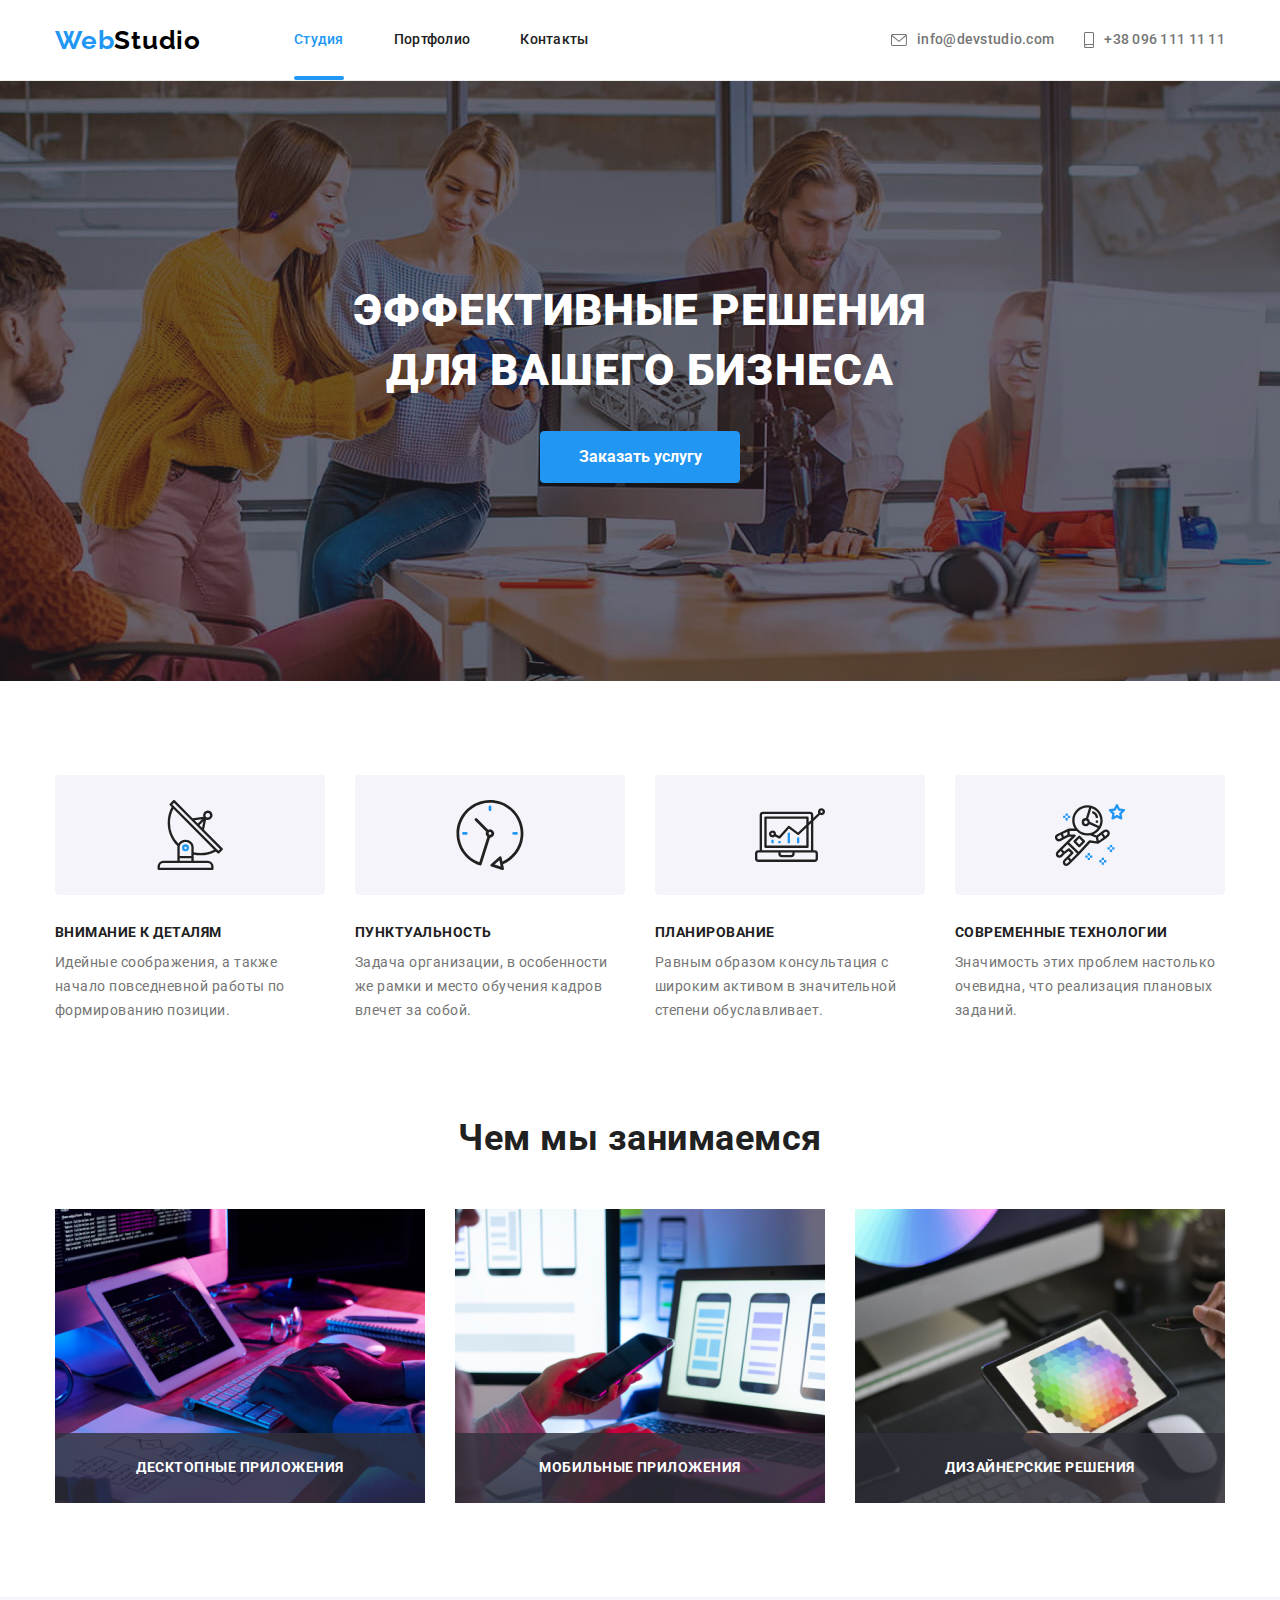
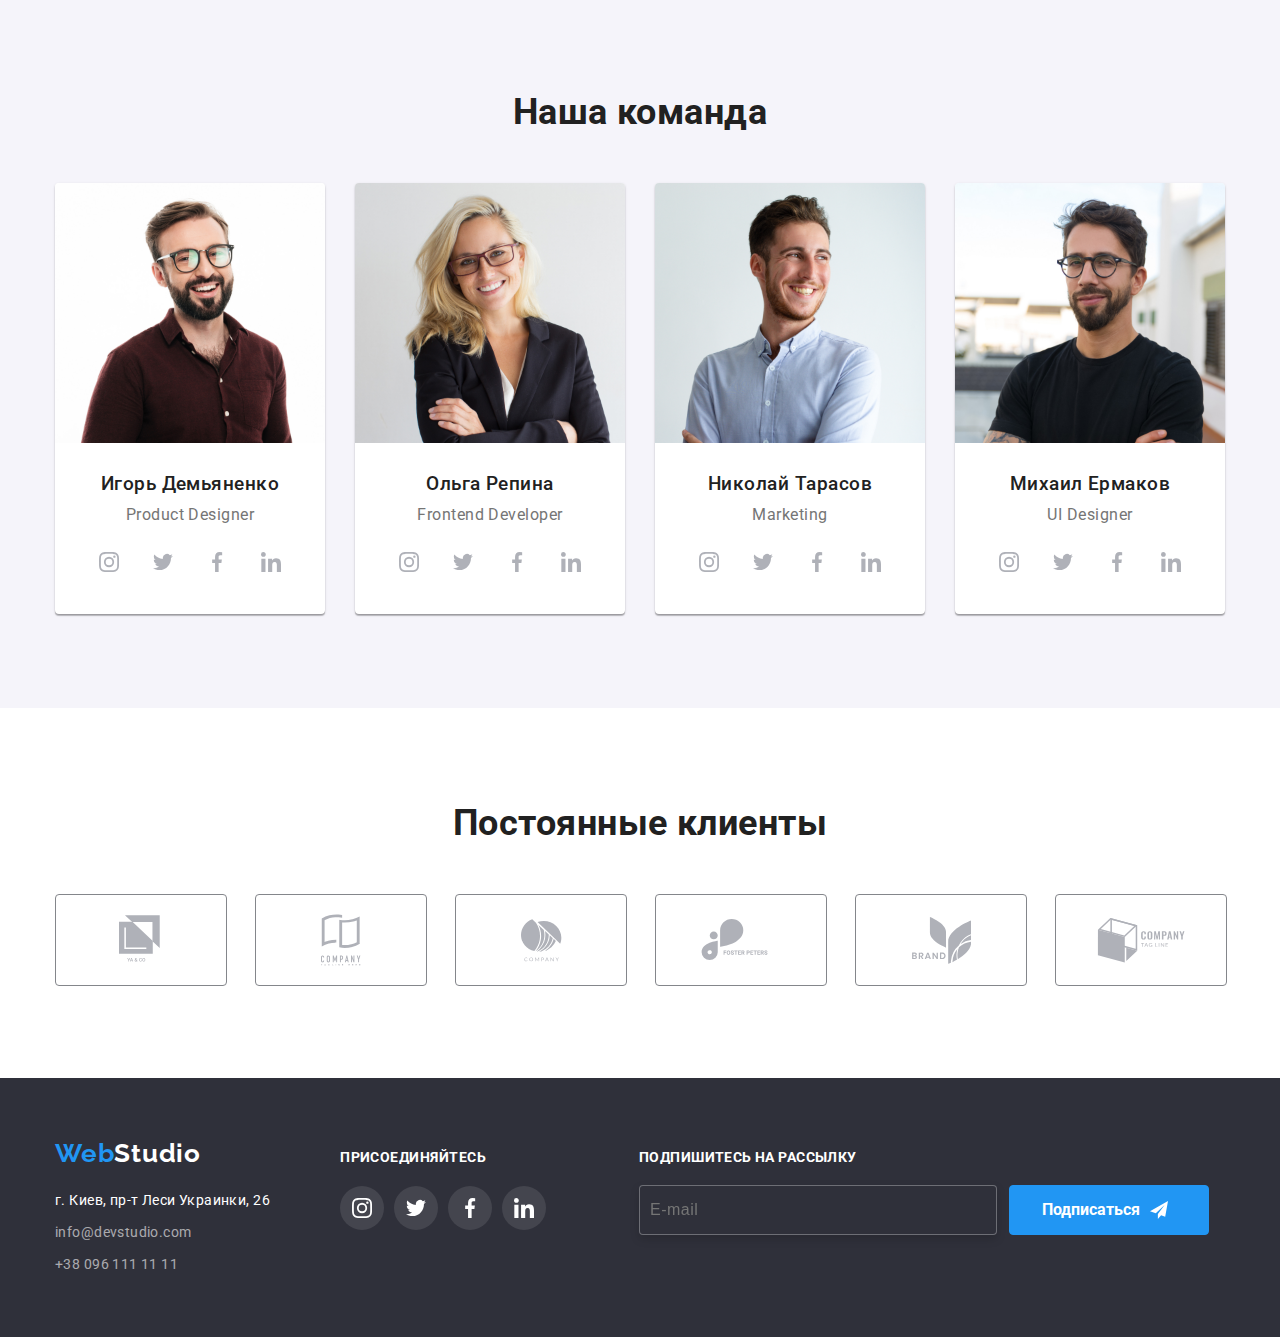
<file: index.html>
<!DOCTYPE html>
<html lang="ru">
  <head>
    <meta charset="UTF-8" />
    <meta name="viewport" content="width=device-width, initial-scale=1.0" />
    <title>WebStudio</title>
    <link rel="preconnect" href="https://fonts.gstatic.com" />
    <link
      href="https://fonts.googleapis.com/css2?family=Raleway:wght@700&family=Roboto:wght@400;500;700;900&display=swap"
      rel="stylesheet"
    />
    <link rel="stylesheet" href="./css/main.min.css" />
  </head>
  <body class="page">
    <!--Шапка сайта-->
    <header class="page-header">
      <div class="container navigation-wrapper">
        <a class="logo-link" href="./index.html"
          ><span class="logo-blue">Web</span>Studio</a
        >
        <button
          type="button"
          class="menu-button"
          aria-expanded="false"
          data-menu-button
        >
          <svg
            class="icon-nav"
            width="40"
            height="40"
            aria-label="переключатель мобильного меню"
          >
            <use
              class="icon-menu"
              href="./images/icon/symbol-defs3.svg#icon-menu-hader"
            ></use>
          </svg>
        </button>

        <!-- мобильное меню -->

        <div class="mobile-menu" data-menu>
          <button
            type="button"
            class="menu-button"
            aria-expanded="true"
            data-menu-close
          >
            <svg
              class="icon-nav"
              width="38"
              height="38"
              aria-label="закрыть мобильное меню"
            >
              <use
                class="icon-cross"
                href="./images/icon/symbol-defs3.svg#icon-close"
              ></use>
            </svg>
          </button>
          <nav class="mobile-nav">
            <ul class="mobile-links">
              <li>
                <a href="./index.html" class="mobile-link current">Студия</a>
              </li>
              <li>
                <a href="./portfolio.html" class="mobile-link">Портфолио</a>
              </li>
              <li><a href="" class="mobile-link">Контакты</a></li>
            </ul>
            <div class="mobile-menu-bottom">
              <a class="mobile-phone" href="tel:+380961111111"
                >+38 096 111 11 11</a
              >
              <a class="mobile-mail" href="mailto:info@devstudio.com"
                >info@devstudio.com</a
              >
              <ul class="mobile-socials">
                <li class="mobile-socials-link">
                  <a href="">Instagram</a>
                </li>
                <li class="mobile-socials-link">
                  <a href="">Twitter</a>
                </li>
                <li class="mobile-socials-link">
                  <a href="">Facebook</a>
                </li>
                <li class="mobile-socials-link">
                  <a href="">LinkedIn</a>
                </li>
              </ul>
            </div>
          </nav>
        </div>
        <div class="menu-container">
          <nav class="main-navigation">
            <ul class="nav">
              <li><a href="./index.html" class="link current">Студия</a></li>
              <li><a href="./portfolio.html" class="link">Портфолио</a></li>
              <li><a href="" class="link">Контакты</a></li>
            </ul>
          </nav>
          <ul class="nav nav-contacts">
            <li class="right">
              <a class="contact" href="mailto:info@devstudio.com">
                <svg class="icon-contact" width="16" height="12">
                  <use href="./images/icon/symbol-defs.svg#icon-mail"></use>
                </svg>
                info@devstudio.com
              </a>
            </li>
            <li class="right">
              <a class="contact" href="tel:+380961111111">
                <svg class="icon-contact" width="10" height="16">
                  <use
                    href="./images/icon/symbol-defs.svg#icon-smartphone"
                  ></use>
                </svg>
                +38 096 111 11 11
              </a>
            </li>
          </ul>
        </div>
      </div>
    </header>

    <main>
      <!--Герой-->
      <section class="hero">
        <h1 class="hero-title">Эффективные решения<br />для вашего бизнеса</h1>
        <button data-modal-open class="button">Заказать услугу</button>
      </section>

      <!--Преимущества-->
      <section class="section padding-zero">
        <div class="container">
          <h2 class="section-title visually-hidden">Наши преимущества</h2>
          <ul class="benefits">
            <li class="benefits-item">
              <div class="benefits-icon">
                <svg width="70" height="70">
                  <use
                    href="./images/icon/symbol-defs.svg#icon-attention"
                  ></use>
                </svg>
              </div>
              <h3 class="benefits-title">Внимание к деталям</h3>
              <p class="benefits-description">
                Идейные соображения, а также начало повседневной работы по
                формированию позиции.
              </p>
            </li>

            <li class="benefits-item">
              <div class="benefits-icon">
                <svg width="70" height="70">
                  <use href="./images/icon/symbol-defs.svg#icon-clock"></use>
                </svg>
              </div>
              <h3 class="benefits-title">Пунктуальность</h3>
              <p class="benefits-description">
                Задача организации, в особенности же рамки и место обучения
                кадров влечет за собой.
              </p>
            </li>

            <li class="benefits-item">
              <div class="benefits-icon">
                <svg width="70" height="70">
                  <use href="./images/icon/symbol-defs.svg#icon-diagram"></use>
                </svg>
              </div>
              <h3 class="benefits-title">Планирование</h3>
              <p class="benefits-description">
                Равным образом консультация с широким активом в значительной
                степени обуславливает.
              </p>
            </li>

            <li class="benefits-item">
              <div class="benefits-icon">
                <svg width="70" height="70">
                  <use
                    href="./images/icon/symbol-defs.svg#icon-astronaut"
                  ></use>
                </svg>
              </div>
              <h3 class="benefits-title">Современные технологии</h3>
              <p class="benefits-description">
                Значимость этих проблем настолько очевидна, что реализация
                плановых заданий.
              </p>
            </li>
          </ul>
        </div>
      </section>

      <!--Чем занимаемся-->
      <section class="section mobile-hidden">
        <div class="container">
          <h2 class="section-title">Чем мы занимаемся</h2>
          <ul class="work-types">
            <li class="work-type">
              <img src="./images/pc.jpg" alt="компьютер" width="370" />
              <p class="lable">Десктопные приложения</p>
            </li>
            <li class="work-type">
              <img src="./images/phone.jpg" alt="телефон" width="370" />
              <p class="lable">Мобильные приложения</p>
            </li>
            <li class="work-type">
              <img src="./images/tablet.jpg" alt="планшет" width="370" />
              <p class="lable">Дизайнерские решения</p>
            </li>
          </ul>
        </div>
      </section>

      <!--Команда-->
      <section class="section team-section">
        <div class="container">
          <h2 class="section-title">Наша команда</h2>
          <ul class="persons">
            <li class="person-card">
              <img
                src="./images/ihor_demyanenko.jpg"
                alt="Фото Игоря Демьяненко"
                width="270"
              />
              <h3 class="person-name">Игорь Демьяненко</h3>
              <p class="person-position">Product Designer</p>

              <ul class="list-social">
                <li>
                  <a class="link-social" href="">
                    <svg class="icon-social">
                      <use
                        href="./images/icon/symbol-defs.svg#icon-instagram"
                      ></use>
                    </svg>
                  </a>
                </li>
                <li>
                  <a class="link-social" href="">
                    <svg class="icon-social">
                      <use
                        href="./images/icon/symbol-defs.svg#icon-twitter"
                      ></use>
                    </svg>
                  </a>
                </li>
                <li>
                  <a class="link-social" href="">
                    <svg class="icon-social">
                      <use
                        href="./images/icon/symbol-defs.svg#icon-facebook"
                      ></use>
                    </svg>
                  </a>
                </li>
                <li>
                  <a class="link-social" href="">
                    <svg class="icon-social">
                      <use
                        href="./images/icon/symbol-defs.svg#icon-linkedin"
                      ></use>
                    </svg>
                  </a>
                </li>
              </ul>
            </li>
            <li class="person-card">
              <img
                src="./images/olha_repina.jpg"
                alt="Фото Ольги Репиной"
                width="270"
              />
              <h3 class="person-name">Ольга Репина</h3>
              <p class="person-position">Frontend Developer</p>
              <ul class="list-social">
                <li>
                  <a class="link-social" href="">
                    <svg class="icon-social">
                      <use
                        href="./images/icon/symbol-defs.svg#icon-instagram"
                      ></use>
                    </svg>
                  </a>
                </li>
                <li>
                  <a class="link-social" href="">
                    <svg class="icon-social">
                      <use
                        href="./images/icon/symbol-defs.svg#icon-twitter"
                      ></use>
                    </svg>
                  </a>
                </li>
                <li>
                  <a class="link-social" href="">
                    <svg class="icon-social">
                      <use
                        href="./images/icon/symbol-defs.svg#icon-facebook"
                      ></use>
                    </svg>
                  </a>
                </li>
                <li>
                  <a class="link-social" href="">
                    <svg class="icon-social">
                      <use
                        href="./images/icon/symbol-defs.svg#icon-linkedin"
                      ></use>
                    </svg>
                  </a>
                </li>
              </ul>
            </li>
            <li class="person-card">
              <img
                src="./images/nic_tarasov.jpg"
                alt="Фото Николая Тарасова"
                width="270"
              />
              <h3 class="person-name">Николай Тарасов</h3>
              <p class="person-position">Marketing</p>
              <ul class="list-social">
                <li>
                  <a class="link-social" href="">
                    <svg class="icon-social">
                      <use
                        href="./images/icon/symbol-defs.svg#icon-instagram"
                      ></use>
                    </svg>
                  </a>
                </li>
                <li>
                  <a class="link-social" href="">
                    <svg class="icon-social">
                      <use
                        href="./images/icon/symbol-defs.svg#icon-twitter"
                      ></use>
                    </svg>
                  </a>
                </li>
                <li>
                  <a class="link-social" href="">
                    <svg class="icon-social">
                      <use
                        href="./images/icon/symbol-defs.svg#icon-facebook"
                      ></use>
                    </svg>
                  </a>
                </li>
                <li>
                  <a class="link-social" href="">
                    <svg class="icon-social">
                      <use
                        href="./images/icon/symbol-defs.svg#icon-linkedin"
                      ></use>
                    </svg>
                  </a>
                </li>
              </ul>
            </li>
            <li class="person-card">
              <img
                src="./images/michail_yarmakov.jpg"
                alt="Фото Михаила Ярмакова"
                width="270"
              />
              <h3 class="person-name">Михаил Ермаков</h3>
              <p class="person-position">UI Designer</p>
              <ul class="list-social">
                <li>
                  <a class="link-social" href="">
                    <svg class="icon-social">
                      <use
                        href="./images/icon/symbol-defs.svg#icon-instagram"
                      ></use>
                    </svg>
                  </a>
                </li>
                <li>
                  <a class="link-social" href="">
                    <svg class="icon-social">
                      <use
                        href="./images/icon/symbol-defs.svg#icon-twitter"
                      ></use>
                    </svg>
                  </a>
                </li>
                <li>
                  <a class="link-social" href="">
                    <svg class="icon-social">
                      <use
                        href="./images/icon/symbol-defs.svg#icon-facebook"
                      ></use>
                    </svg>
                  </a>
                </li>
                <li>
                  <a class="link-social" href="">
                    <svg class="icon-social">
                      <use
                        href="./images/icon/symbol-defs.svg#icon-linkedin"
                      ></use>
                    </svg>
                  </a>
                </li>
              </ul>
            </li>
          </ul>
        </div>

        <!--Клиенты-->
      </section>
      <section class="section">
        <div class="container">
          <h2 class="section-title">Постоянные клиенты</h2>
          <ul class="client-list">
            <li class="client-link">
              <a class="link-clients" href="">
                <svg class="icon-clients" width="45" height="50">
                  <use href="./images/icon/symbol-defs.svg#icon-logo1"></use>
                </svg>
              </a>
            </li>
            <li class="client-link">
              <a class="link-clients" href="">
                <svg class="icon-clients" width="40" height="52">
                  <use href="./images/icon/symbol-defs.svg#icon-logo2"></use>
                </svg>
              </a>
            </li>
            <li class="client-link">
              <a class="link-clients" href="">
                <svg class="icon-clients" width="41" height="43">
                  <use href="./images/icon/symbol-defs.svg#icon-logo3"></use>
                </svg>
              </a>
            </li>
            <li class="client-link">
              <a class="link-clients" href="">
                <svg class="icon-clients" width="80" height="42">
                  <use href="./images/icon/symbol-defs.svg#icon-logo4"></use>
                </svg>
              </a>
            </li>
            <li class="client-link">
              <a class="link-clients" href="">
                <svg class="icon-clients" width="59" height="47">
                  <use href="./images/icon/symbol-defs.svg#icon-logo5"></use>
                </svg>
              </a>
            </li>
            <li class="client-link">
              <a class="link-clients" href="">
                <svg class="icon-clients" width="89" height="45">
                  <use href="./images/icon/symbol-defs.svg#icon-logo-6"></use>
                </svg>
              </a>
            </li>
          </ul>
        </div>
      </section>
    </main>

    <!--Футер-->
    <footer class="footer">
      <div class="container flex-footer">
        <div class="social-wrapper">
          <div>
            <a class="logo-link white" href="./index.html"
              ><span class="logo-blue">Web</span>Studio
            </a>
            <address class="footer-contacts">
              <ul class="footer-contacts-list">
                <li class="contacts-address">
                  г. Киев, пр-т Леси Украинки, 26
                </li>
                <li>
                  <a class="contacts-link" href="mailto:info@devstudio.com"
                    >info@devstudio.com
                  </a>
                </li>
                <li>
                  <a class="contacts-link" href="tel:+380961111111"
                    >+38 096 111 11 11
                  </a>
                </li>
              </ul>
            </address>
          </div>
          <div class="footer-socials">
            <p class="join">присоединяйтесь</p>
            <ul class="list-social">
              <li>
                <a class="link-social inverse" href="">
                  <svg class="icon-social">
                    <use
                      href="./images/icon/symbol-defs.svg#icon-instagram"
                    ></use>
                  </svg>
                </a>
              </li>
              <li>
                <a class="link-social inverse" href="">
                  <svg class="icon-social">
                    <use
                      href="./images/icon/symbol-defs.svg#icon-twitter"
                    ></use>
                  </svg>
                </a>
              </li>
              <li>
                <a class="link-social inverse" href="">
                  <svg class="icon-social">
                    <use
                      href="./images/icon/symbol-defs.svg#icon-facebook"
                    ></use>
                  </svg>
                </a>
              </li>
              <li>
                <a class="link-social inverse" href="">
                  <svg class="icon-social">
                    <use
                      href="./images/icon/symbol-defs.svg#icon-linkedin"
                    ></use>
                  </svg>
                </a>
              </li>
            </ul>
          </div>
        </div>
        <form class="subscription-form">
          <label class="subscription-lable">
            Подпишитесь на рассылку
            <input
              class="subscription-input"
              type="email"
              name="email"
              placeholder="E-mail"
            />
          </label>
          <button class="button display-flex" type="submit">
            Подписаться
            <svg class="subscription-icon" width="18" height="18">
              <use href="./images/icon/symbol-defs2.svg#icon-icon-send"></use>
            </svg>
          </button>
        </form>
      </div>
    </footer>

    <!---модальное окно-->
    <div data-modal class="backdrop is-hidden">
      <div class="modal">
        <button data-modal-close class="modal-button">
          <svg class="icon-closeblack" width="18" height="18">
            <use href="./images/icon/symbol-defs.svg#icon-closeblack"></use>
          </svg>
        </button>

        <p class="modal-tittle">Оставьте свои данные, мы вам перезвоним</p>
        <form class="form">
          <label class="form-lable">
            Имя
            <input
              class="form-input"
              type="text"
              name="name"
              autofocus="true"
            />
            <svg class="form-svg" width="18" height="18">
              <use href="./images/icon/symbol-defs2.svg#icon-person"></use>
            </svg>
          </label>

          <label class="form-lable">
            Телефон
            <input class="form-input" type="tel" name="phone_numbe" />
            <svg class="form-svg" width="18" height="18">
              <use href="./images/icon/symbol-defs2.svg#icon-phone"></use>
            </svg>
          </label>

          <label class="form-lable">
            Email
            <input class="form-input" type="email" name="email" />
            <svg class="form-svg" width="18" height="18">
              <use href="./images/icon/symbol-defs2.svg#icon-email-black"></use>
            </svg>
          </label>

          <label class="form-lable">
            Комментарий
            <textarea
              class="form-textarea"
              name="feedback"
              rows="5"
              placeholder="Введите текст"
            ></textarea>
          </label>

          <label class="checkbox-lable">
            <input class="checkbox-input" type="checkbox" name="" />
            <span class="checkbox-icon"></span>
            Соглашаюсь с рассылкой и принимаю
            <a class="checkbox-link" href="">Условия договора</a>
          </label>

          <div class="form-button">
            <button class="button" type="submit">Отправить</button>
          </div>
        </form>
      </div>
    </div>
    <script src="./js/menu.js"></script>
    <script src="./js/modal.js"></script>
  </body>
</html>
</file>
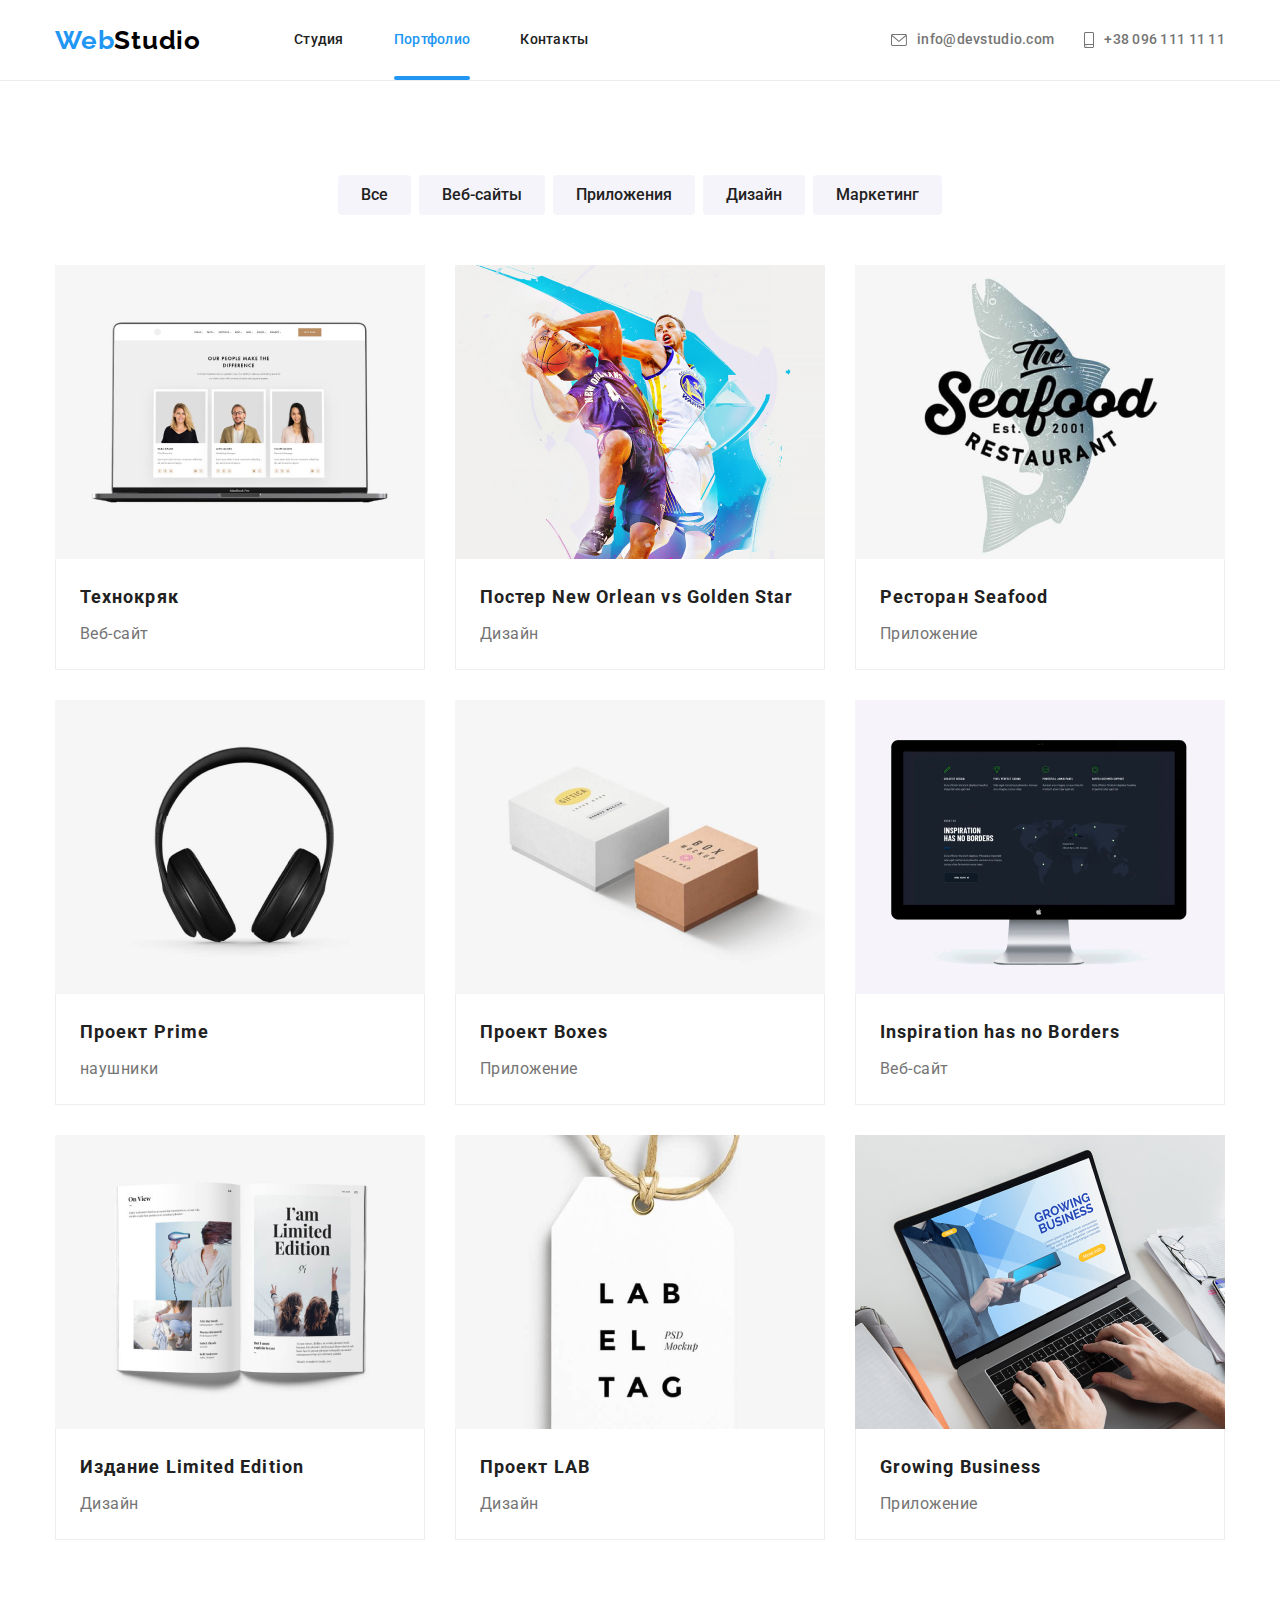
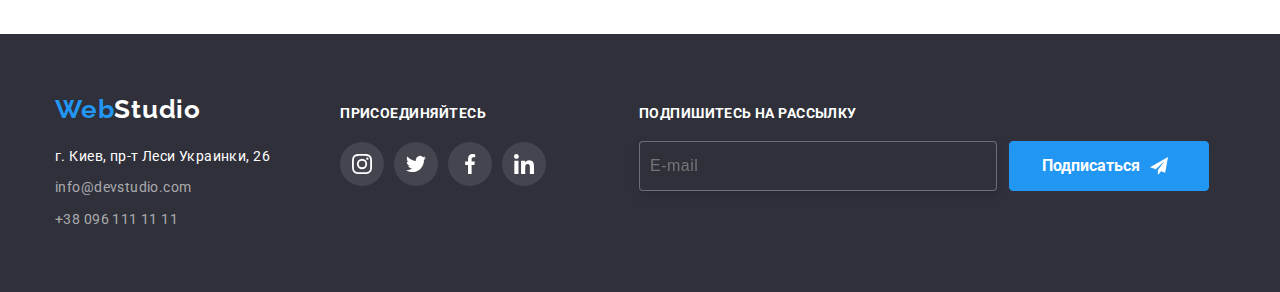
<file: portfolio.html>
<!DOCTYPE html>
<html lang="ru">
  <head>
    <meta charset="UTF-8" />
    <meta name="viewport" content="width=device-width, initial-scale=1.0" />
    <title>WebStudio</title>
    <link rel="preconnect" href="https://fonts.gstatic.com" />
    <link
      href="https://fonts.googleapis.com/css2?family=Raleway:wght@700&family=Roboto:wght@400;500;700;900&display=swap"
      rel="stylesheet"
    />
    <link rel="stylesheet" href="./css/main.min.css" />
  </head>
  <body>
    <!--Шапка сайта-->

    <header class="page-header">
      <div class="container navigation-wrapper">
        <a class="logo-link" href="./index.html"
          ><span class="logo-blue">Web</span>Studio</a
        >
        <button
          type="button"
          class="menu-button"
          aria-expanded="false"
          data-menu-button
        >
          <svg
            class="icon-nav"
            width="40"
            height="40"
            aria-label="переключатель мобильного меню"
          >
            <use
              class="icon-menu"
              href="./images/icon/symbol-defs3.svg#icon-menu-hader"
            ></use>
          </svg>
        </button>

        <!-- мобильное меню -->

        <div class="mobile-menu" data-menu>
          <button
            type="button"
            class="menu-button"
            aria-expanded="true"
            data-menu-close
          >
            <svg
              class="icon-nav"
              width="38"
              height="38"
              aria-label="закрыть мобильное меню"
            >
              <use
                class="icon-cross"
                href="./images/icon/symbol-defs3.svg#icon-close"
              ></use>
            </svg>
          </button>
          <nav class="mobile-nav">
            <ul class="mobile-links">
              <li>
                <a href="./index.html" class="mobile-link">Студия</a>
              </li>
              <li>
                <a href="./portfolio.html" class="mobile-link current"
                  >Портфолио</a
                >
              </li>
              <li><a href="" class="mobile-link">Контакты</a></li>
            </ul>
            <div class="mobile-menu-bottom">
              <a class="mobile-phone" href="tel:+380961111111"
                >+38 096 111 11 11</a
              >
              <a class="mobile-mail" href="mailto:info@devstudio.com"
                >info@devstudio.com</a
              >
              <ul class="mobile-socials">
                <li class="mobile-socials-link">
                  <a href="">Instagram</a>
                </li>
                <li class="mobile-socials-link">
                  <a href="">Twitter</a>
                </li>
                <li class="mobile-socials-link">
                  <a href="">Facebook</a>
                </li>
                <li class="mobile-socials-link">
                  <a href="">LinkedIn</a>
                </li>
              </ul>
            </div>
          </nav>
        </div>

        <div class="menu-container">
          <nav class="main-navigation">
            <ul class="nav">
              <li><a href="./index.html" class="link">Студия</a></li>
              <li>
                <a href="./portfolio.html" class="link current">Портфолио</a>
              </li>
              <li><a href="" class="link">Контакты</a></li>
            </ul>
          </nav>
          <ul class="nav nav-contacts">
            <li class="right">
              <a class="contact" href="mailto:info@devstudio.com">
                <svg class="icon-contact" width="16" height="12">
                  <use href="./images/icon/symbol-defs.svg#icon-mail"></use>
                </svg>
                info@devstudio.com
              </a>
            </li>
            <li class="right">
              <a class="contact" href="tel:+380961111111">
                <svg class="icon-contact" width="10" height="16">
                  <use
                    href="./images/icon/symbol-defs.svg#icon-smartphone"
                  ></use>
                </svg>
                +38 096 111 11 11
              </a>
            </li>
          </ul>
        </div>
      </div>
    </header>

    <main>
      <section class="project-portfolio">
        <div class="container">
          <h1 class="project-title visually-hidden">Наши работы</h1>
          <ul class="filters">
            <li class="filters-type">
              <button class="filter-button" type="button">Все</button>
            </li>
            <li class="filters-type">
              <button class="filter-button" type="button">Веб-сайты</button>
            </li>
            <li class="filters-type">
              <button class="filter-button" type="button">Приложения</button>
            </li>
            <li class="filters-type">
              <button class="filter-button" type="button">Дизайн</button>
            </li>
            <li class="filters-type">
              <button class="filter-button" type="button">Маркетинг</button>
            </li>
          </ul>
          <ul class="project-list">
            <li class="project-item">
              <a class="project-card" href="">
                <div class="project-box">
                  <img src="./images/laptop.jpg" alt="Ноутбук" width="370" />
                  <p class="overlay">
                    Технокряк это современная площадка распространения
                    коронавируса. Компании используют эту платформу для
                    цифрового шпионажа и атак на защищённые сервера конкурентов.
                  </p>
                </div>
                <div class="project-text">
                  <h2 class="project-name">Технокряк</h2>
                  <p class="project-type">Веб-сайт</p>
                </div>
              </a>
            </li>
            <li class="project-item">
              <a class="project-card" href="">
                <div class="project-box">
                  <img
                    src="./images/poster_baseball_player.jpg"
                    alt="Постер с бейсболистами"
                    width="370"
                  />
                  <p class="overlay">
                    Технокряк это современная площадка распространения
                    коронавируса. Компании используют эту платформу для
                    цифрового шпионажа и атак на защищённые сервера конкурентов.
                  </p>
                </div>
                <div class="project-text">
                  <h2 class="project-name">Постер New Orlean vs Golden Star</h2>
                  <p class="project-type">Дизайн</p>
                </div>
              </a>
            </li>
            <li class="project-item">
              <a class="project-card" href="">
                <div class="project-box">
                  <img
                    src="./images/logo_restaurant.jpg"
                    alt="Логотип ресторана"
                    width="370"
                  />
                  <p class="overlay">
                    Технокряк это современная площадка распространения
                    коронавируса. Компании используют эту платформу для
                    цифрового шпионажа и атак на защищённые сервера конкурентов.
                  </p>
                </div>
                <div class="project-text">
                  <h2 class="project-name">Ресторан Seafood</h2>
                  <p class="project-type">Приложение</p>
                </div>
              </a>
            </li>
            <li class="project-item">
              <a class="project-card" href="">
                <div class="project-box">
                  <img
                    src="./images/headphones.jpg"
                    alt="Наушники"
                    width="370"
                  />
                  <p class="overlay">
                    Технокряк это современная площадка распространения
                    коронавируса. Компании используют эту платформу для
                    цифрового шпионажа и атак на защищённые сервера конкурентов.
                  </p>
                </div>
                <div class="project-text">
                  <h2 class="project-name">Проект Prime</h2>
                  <p class="project-type">наушники</p>
                </div>
              </a>
            </li>
            <li class="project-item">
              <a class="project-card" href="">
                <div class="project-box">
                  <img src="./images/boxes.jpg" alt="Коробки" width="370" />
                  <p class="overlay">
                    Технокряк это современная площадка распространения
                    коронавируса. Компании используют эту платформу для
                    цифрового шпионажа и атак на защищённые сервера конкурентов.
                  </p>
                </div>
                <div class="project-text">
                  <h2 class="project-name">Проект Boxes</h2>
                  <p class="project-type">Приложение</p>
                </div>
              </a>
            </li>
            <li class="project-item">
              <a class="project-card" href="">
                <div class="project-box">
                  <img
                    src="./images/website.jpg"
                    alt="Страница сайта"
                    width="370"
                  />
                  <p class="overlay">
                    Технокряк это современная площадка распространения
                    коронавируса. Компании используют эту платформу для
                    цифрового шпионажа и атак на защищённые сервера конкурентов.
                  </p>
                </div>
                <div class="project-text">
                  <h2 class="project-name">Inspiration has no Borders</h2>
                  <p class="project-type">Веб-сайт</p>
                </div>
              </a>
            </li>
            <li class="project-item">
              <a class="project-card" href="">
                <div class="project-box">
                  <img
                    src="./images/magazines.jpg"
                    alt="Разворот журнала"
                    width="370"
                  />
                  <p class="overlay">
                    Технокряк это современная площадка распространения
                    коронавируса. Компании используют эту платформу для
                    цифрового шпионажа и атак на защищённые сервера конкурентов.
                  </p>
                </div>
                <div class="project-text">
                  <h2 class="project-name">Издание Limited Edition</h2>
                  <p class="project-type">Дизайн</p>
                </div>
              </a>
            </li>
            <li class="project-item">
              <a class="project-card" href="">
                <div class="project-box">
                  <img src="./images/label_tag.jpg" alt="Ярлык" width="370" />
                  <p class="overlay">
                    Технокряк это современная площадка распространения
                    коронавируса. Компании используют эту платформу для
                    цифрового шпионажа и атак на защищённые сервера конкурентов.
                  </p>
                </div>
                <div class="project-text">
                  <h2 class="project-name">Проект LAB</h2>
                  <p class="project-type">Дизайн</p>
                </div>
              </a>
            </li>
            <li class="project-item">
              <a class="project-card" href="">
                <div class="project-box">
                  <img
                    src="./images/typing_on_laptop.jpg"
                    alt="Работа за компьютером"
                    width="370"
                  />
                  <p class="overlay">
                    Технокряк это современная площадка распространения
                    коронавируса. Компании используют эту платформу для
                    цифрового шпионажа и атак на защищённые сервера конкурентов.
                  </p>
                </div>
                <div class="project-text">
                  <h2 class="project-name">Growing Business</h2>
                  <p class="project-type">Приложение</p>
                </div>
              </a>
            </li>
          </ul>
        </div>
      </section>
    </main>

    <!--Футер-->
    <footer class="footer">
      <div class="container flex-footer">
        <div class="social-wrapper">
          <div>
            <a class="logo-link white" href="./index.html"
              ><span class="logo-blue">Web</span>Studio
            </a>
            <address class="footer-contacts">
              <ul class="footer-contacts-list">
                <li class="contacts-address">
                  г. Киев, пр-т Леси Украинки, 26
                </li>
                <li>
                  <a class="contacts-link" href="mailto:info@devstudio.com"
                    >info@devstudio.com
                  </a>
                </li>
                <li>
                  <a class="contacts-link" href="tel:+380961111111"
                    >+38 096 111 11 11
                  </a>
                </li>
              </ul>
            </address>
          </div>
          <div class="footer-socials">
            <p class="join">присоединяйтесь</p>
            <ul class="list-social">
              <li>
                <a class="link-social inverse" href="">
                  <svg class="icon-social">
                    <use
                      href="./images/icon/symbol-defs.svg#icon-instagram"
                    ></use>
                  </svg>
                </a>
              </li>
              <li>
                <a class="link-social inverse" href="">
                  <svg class="icon-social">
                    <use
                      href="./images/icon/symbol-defs.svg#icon-twitter"
                    ></use>
                  </svg>
                </a>
              </li>
              <li>
                <a class="link-social inverse" href="">
                  <svg class="icon-social">
                    <use
                      href="./images/icon/symbol-defs.svg#icon-facebook"
                    ></use>
                  </svg>
                </a>
              </li>
              <li>
                <a class="link-social inverse" href="">
                  <svg class="icon-social">
                    <use
                      href="./images/icon/symbol-defs.svg#icon-linkedin"
                    ></use>
                  </svg>
                </a>
              </li>
            </ul>
          </div>
        </div>
        <form class="subscription-form">
          <label class="subscription-lable">
            Подпишитесь на рассылку
            <input
              class="subscription-input"
              type="email"
              name="email"
              placeholder="E-mail"
            />
          </label>
          <button class="button display-flex" type="submit">
            Подписаться
            <svg class="subscription-icon" width="18" height="18">
              <use href="./images/icon/symbol-defs2.svg#icon-icon-send"></use>
            </svg>
          </button>
        </form>
      </div>
    </footer>

    <script src="./js/menu.js"></script>
  </body>
</html>
</file>
<file: css/main.min.css>
body{background-color:#fff;color:#757575;font-family:Roboto,sans-serif;letter-spacing:0.03em;margin:0px}ul{list-style:none}.container{-webkit-box-sizing:border-box;box-sizing:border-box;margin-left:auto;margin-right:auto;padding-left:15px;padding-right:15px}@media screen and (min-width: 480px){.container{width:480px}}@media screen and (min-width: 768px){.container{width:768px}}@media screen and (min-width: 1200px){.container{width:1200px}}.section{padding-top:60px;padding-bottom:60px}@media screen and (min-width: 1200px){.section{padding-top:94px;padding-bottom:94px}}.section .section-title{margin-top:0px;margin-bottom:30px;color:#212121;font-weight:700;font-size:28px;line-height:1.17;text-align:center}@media screen and (min-width: 1200px){.section .section-title{margin-bottom:50px;font-size:36px;line-height:1.17}}.visually-hidden{position:absolute;clip:rect(0 0 0 0);width:1px;height:1px;margin:-1px}.display-flex{display:-webkit-box;display:-ms-flexbox;display:flex;-webkit-box-align:center;-ms-flex-align:center;align-items:center}@media screen and (min-width: 1200px){.padding-zero{padding-bottom:0px}}@media screen and (max-width: 1199px){.mobile-hidden{display:none}}.button{border:1px solid #2196f3;border-radius:4px;padding:10px 32px;min-width:200px;cursor:pointer;background-color:#2196f3;color:#fff;font-family:inherit;font-weight:700;font-size:16px;line-height:1.87;text-align:center}.checkbox{margin-top:20px;margin-bottom:30px}.checkbox-lable{display:-webkit-box;display:-ms-flexbox;display:flex;-ms-flex-wrap:wrap;flex-wrap:wrap;margin-top:20px;margin-bottom:30px;font-size:12px;line-height:1.17px;-webkit-box-align:center;-ms-flex-align:center;align-items:center;letter-spacing:0.03em}@media screen and (min-width: 1200px){.checkbox-lable{font-size:14px}}.checkbox-input{position:absolute;appearance:none;-webkit-appearance:none;-moz-appearance:none}.checkbox-input:checked+.checkbox-icon{border-color:#2196f3;background-size:contain;background-color:#2196f3;background-image:url(../images/icon/icon-check.svg);background-origin:border-box}.checkbox-link{margin-left:3px;font-size:inherit;line-height:1.17;letter-spacing:0.03em;color:#2196f3}.checkbox-icon{display:inline-block;width:16px;height:15px;margin-right:7px;border:1.5px solid #212121;border-radius:1.5px}.logo-link{display:block;color:#000;font-family:Raleway, sans-serif;font-weight:700;letter-spacing:0.03em;text-decoration:none;margin-right:88px;font-size:24px;line-height:28px}@media screen and (min-width: 1200px){.logo-link{margin-right:93px;font-size:26px;line-height:1.19}}.logo-link.white{margin-bottom:20px;color:#fff}.logo-link .logo-blue{color:#2196f3}.page-header{-webkit-box-sizing:border-box;box-sizing:border-box;position:relative;border-bottom:1px solid #ececec}.page-header .navigation-wrapper{display:-webkit-box;display:-ms-flexbox;display:flex;-webkit-box-align:center;-ms-flex-align:center;align-items:center}.menu-button{display:-webkit-inline-box;display:-ms-inline-flexbox;display:inline-flex;margin:0;margin-left:auto;padding:0;border:none;background-color:transparent;outline:none;cursor:pointer}.menu-button:hover svg,.menu-button:focus svg{fill:#2196f3}@media screen and (min-width: 768px){.menu-button{display:none}}.icon-nav{fill:#212121}.mobile-menu{display:none;position:absolute;top:0;left:0;-webkit-box-sizing:border-box;box-sizing:border-box;width:100%;height:100vh;padding:48px 40px;background-color:#fff;-webkit-box-shadow:0px 4px 8px rgba(0,0,0,0.04),0px 2px 4px rgba(0,0,0,0.08),0px 1px 3px rgba(0,0,0,0.16);box-shadow:0px 4px 8px rgba(0,0,0,0.04),0px 2px 4px rgba(0,0,0,0.08),0px 1px 3px rgba(0,0,0,0.16);z-index:100}@media screen and (max-width: 767px){.mobile-menu.is-open{display:block}}.mobile-menu>.menu-button{position:absolute;top:10px;right:15px;padding:0;margin:0;-webkit-box-pack:center;-ms-flex-pack:center;justify-content:center;height:40px;width:40px;background-color:#fff}.mobile-menu .mobile-nav{display:-webkit-box;display:-ms-flexbox;display:flex;-webkit-box-orient:vertical;-webkit-box-direction:normal;-ms-flex-direction:column;flex-direction:column;-webkit-box-pack:justify;-ms-flex-pack:justify;justify-content:space-between;height:100%}.mobile-menu .mobile-links{padding:0;margin:0}.mobile-menu .mobile-link{display:block;margin-bottom:32px;font-weight:500;font-size:40px;line-height:1.18;letter-spacing:0.02em;color:#212121;text-decoration:none}.mobile-menu .mobile-link:hover,.mobile-menu .mobile-link:focus{color:#2196f3}.mobile-menu .mobile-link.current{color:#2196f3}.mobile-menu .mobile-phone{display:block;text-decoration:none;margin-bottom:32px;font-weight:500;font-size:34px;line-height:1.18;letter-spacing:0.02em;color:#2196f3}.mobile-menu .mobile-phone:hover,.mobile-menu .mobile-phone:focus{text-decoration:underline}.mobile-menu .mobile-mail{display:block;text-decoration:none;margin-bottom:64px;font-weight:500;font-size:24px;line-height:1.17;letter-spacing:0.02em;color:#757575}.mobile-menu .mobile-mail:hover,.mobile-menu .mobile-mail:focus{text-decoration:underline}.mobile-menu .mobile-socials{display:-webkit-box;display:-ms-flexbox;display:flex;margin:0;padding:0}.mobile-menu .mobile-socials .mobile-socials-link{position:relative}.mobile-menu .mobile-socials .mobile-socials-link:not(:last-child){margin-right:20px}.mobile-menu .mobile-socials .mobile-socials-link:not(:last-child)::after{content:'';position:absolute;display:block;top:0;right:-10px;width:1px;height:22px;background-color:rgba(33,33,33,0.2)}.mobile-menu .mobile-socials .mobile-socials-link>a{text-decoration:none;font-weight:500;font-size:18px;line-height:1.22;letter-spacing:0.02em;color:#2196f3}.mobile-menu .mobile-socials .mobile-socials-link>a:hover,.mobile-menu .mobile-socials .mobile-socials-link>a:focus{text-decoration:underline}.menu-container{position:relative;display:-webkit-box;display:-ms-flexbox;display:flex;width:100%;-webkit-box-shadow:none;box-shadow:none;padding-top:0;padding-bottom:0}@media screen and (max-width: 767px){.menu-container{display:none}}.main-navigation{display:-webkit-box;display:-ms-flexbox;display:flex;-webkit-box-align:center;-ms-flex-align:center;align-items:center}.nav{margin:0px;padding:0px;text-align:center;display:-webkit-box;display:-ms-flexbox;display:flex;-webkit-box-orient:horizontal;-webkit-box-direction:normal;-ms-flex-direction:row;flex-direction:row;margin-left:auto}.nav li{margin-bottom:0}.nav li:not(:last-child){margin-right:50px}.nav li:not(:last-child).right{margin-right:30px}@media screen and (min-width: 768px) and (max-width: 1199px){.nav li:not(:last-child).right{margin-bottom:10px;margin-right:0}}@media screen and (min-width: 768px) and (max-width: 1199px){.nav.nav-contacts{display:-webkit-box;display:-ms-flexbox;display:flex;-webkit-box-orient:vertical;-webkit-box-direction:normal;-ms-flex-direction:column;flex-direction:column;-webkit-box-pack:center;-ms-flex-pack:center;justify-content:center;-webkit-box-align:start;-ms-flex-align:start;align-items:flex-start}}.nav .contact{-webkit-box-pack:center;-ms-flex-pack:center;justify-content:center;color:#757575;font-weight:500;font-size:18px;line-height:1.67;letter-spacing:0.02em;text-decoration:none;display:-webkit-box;display:-ms-flexbox;display:flex;-webkit-box-align:center;-ms-flex-align:center;align-items:center;margin-bottom:0}@media screen and (min-width: 768px) and (max-width: 1199px){.nav .contact{font-size:12px;line-height:1.17;letter-spacing:0.02em}}@media screen and (max-width: 1199px){.nav .contact{padding-top:0;padding-bottom:0;margin-right:0}}@media screen and (min-width: 1200px){.nav .contact{font-size:14px;line-height:1.14}}.nav .contact .icon-contact{margin-right:10px;fill:currentColor}.nav a{display:inline-block;padding-top:0;-webkit-transition:color 250ms cubic-bezier(0.4, 0, 0.2, 1);transition:color 250ms cubic-bezier(0.4, 0, 0.2, 1);padding-top:32px;padding-bottom:32px}.nav a:hover,.nav a:focus{color:#2196f3}.link{color:#212121;font-weight:500;letter-spacing:0.02em;text-decoration:none;font-size:14px;line-height:1.14}.link.current{position:relative;color:#2196f3}.link.current::before{content:'';position:absolute;bottom:0;left:0;width:100%;height:4px;border-radius:2px;background-color:#2196f3}.hero{-webkit-box-sizing:border-box;box-sizing:border-box;max-width:1600px;height:400px;margin-left:auto;margin-right:auto;padding-top:118px;padding-bottom:118px;background-image:-webkit-gradient(linear, left top, right top, from(rgba(47,48,58,0.4)), to(rgba(47,48,58,0.4))),url("../images/hero.jpg");background-image:linear-gradient(to right, rgba(47,48,58,0.4), rgba(47,48,58,0.4)),url("../images/hero.jpg");background-color:#2f303a;background-position:center;background-repeat:no-repeat;background-size:cover;color:#fff;letter-spacing:0.06em;text-align:center}@media screen and (min-width: 1200px){.hero{height:600px;padding-top:200px;padding-bottom:200px}}.hero-title{margin-top:0;margin-bottom:30px;font-weight:900;font-size:26px;line-height:1.62;text-transform:uppercase}@media screen and (min-width: 1200px){.hero-title{font-size:44px;line-height:1.36}}.backdrop{z-index:999;position:absolute;top:0;left:0;width:100%;height:100%;background-color:rgba(0,0,0,0.2);overflow-y:auto;opacity:1;-webkit-transition:opacity 250ms cubic-bezier(0.4, 0, 0.2, 1);transition:opacity 250ms cubic-bezier(0.4, 0, 0.2, 1)}.backdrop.is-hidden{opacity:0;pointer-events:none}.modal{-webkit-box-sizing:border-box;box-sizing:border-box;min-height:581px;width:calc(100% - 30px);padding:40px;background-color:#fff;position:absolute;top:50%;left:50%;-webkit-transform:translate(-50%, -50%);transform:translate(-50%, -50%)}@media screen and (min-width: 768px){.modal{max-width:450px}}@media screen and (min-width: 1200px){.modal{max-width:528px}}.modal-tittle{margin-top:0;margin-bottom:12px;font-weight:700;font-size:20px;line-height:1.15;text-align:center;letter-spacing:0.03em;color:#212121}.modal-button{position:absolute;top:8px;right:8px;padding:0;margin:0;-webkit-box-pack:center;-ms-flex-pack:center;justify-content:center;height:30px;width:30px;background-color:#fff;border:1px solid rgba(0,0,0,0.1);border-radius:50%}.modal-button .icon-closeblack{display:block;margin:auto;fill:#000000;outline:none;-webkit-transition-property:fill;transition-property:fill;-webkit-transition-duration:250ms;transition-duration:250ms;-webkit-transition-timing-function:cubic-bezier(0.4, 0, 0.2, 1);transition-timing-function:cubic-bezier(0.4, 0, 0.2, 1)}.modal-button:focus,.modal-button:hover{outline:none;cursor:pointer}.modal-button:focus>.icon-closeblack,.modal-button:hover>.icon-closeblack{fill:#2196f3;outline:none}.form{margin-top:0;margin-bottom:0}.form-lable{margin-bottom:4px;display:block;position:relative;font-size:12px;line-height:1.17;letter-spacing:0.01em}@media screen and (min-width: 1200px){.form-lable{margin-bottom:10px}}.form-lable:focus-within>.form-input{outline:none;border:1px solid #2196f3}.form-lable:focus-within>.form-svg{fill:#2196f3}.form-input{display:block;-webkit-box-sizing:border-box;box-sizing:border-box;width:100%;padding-left:42px;padding-right:12px;padding-top:12px;padding-bottom:12px;margin-top:4px;font-size:14px;line-height:1.14;letter-spacing:0.01em;border:1px solid rgba(33,33,33,0.2);box-sizing:border-box;border-radius:4px;-webkit-transition-property:#eee;transition-property:#eee;-webkit-transition-duration:250ms;transition-duration:250ms;-webkit-transition-timing-function:cubic-bezier(0.4, 0, 0.2, 1);transition-timing-function:cubic-bezier(0.4, 0, 0.2, 1)}.form-svg{position:absolute;bottom:11px;left:12px;fill:#212121}.form-button{text-align:center}.form-textarea{display:block;-webkit-box-sizing:border-box;box-sizing:border-box;width:100%;height:120px;padding-left:16px;padding-right:12px;padding-top:12px;padding-bottom:12px;margin-top:4px;resize:none;font-size:14px;line-height:1.14;letter-spacing:0.01em;border:1px solid rgba(33,33,33,0.2);border-radius:4px;-webkit-transition-property:#eee;transition-property:#eee;-webkit-transition-duration:250ms;transition-duration:250ms;-webkit-transition-timing-function:cubic-bezier(0.4, 0, 0.2, 1);transition-timing-function:cubic-bezier(0.4, 0, 0.2, 1)}.form-textarea:focus{outline:none;border:1px solid #2196f3}.form-textarea::-webkit-input-placeholder{font-size:14px;line-height:1.14;letter-spacing:0.01em;color:rgba(117,117,117,0.5)}.form-textarea:-ms-input-placeholder{font-size:14px;line-height:1.14;letter-spacing:0.01em;color:rgba(117,117,117,0.5)}.form-textarea::-ms-input-placeholder{font-size:14px;line-height:1.14;letter-spacing:0.01em;color:rgba(117,117,117,0.5)}.form-textarea::placeholder{font-size:14px;line-height:1.14;letter-spacing:0.01em;color:rgba(117,117,117,0.5)}.benefits{margin-top:0px;margin-bottom:0px;padding:0px;display:-webkit-box;display:-ms-flexbox;display:flex;-ms-flex-wrap:wrap;flex-wrap:wrap}@media screen and (max-width: calc(767px)){.benefits .benefits-item:not(:last-child){margin-bottom:30px}}@media screen and (min-width: 480px){.benefits .benefits-item{width:100%}}@media screen and (min-width: 768px){.benefits .benefits-item{width:calc((100% - 30px) / 2);margin-bottom:30px}.benefits .benefits-item:nth-child(2n){margin-left:30px}.benefits .benefits-item:nth-last-child(-n+2){margin-bottom:0}}@media screen and (min-width: 1200px){.benefits .benefits-item{width:calc((100% - 30px * 3) / 4);margin-bottom:0}.benefits .benefits-item+.benefits-item{margin-left:30px}}.benefits-icon{display:-webkit-box;display:-ms-flexbox;display:flex;-webkit-box-pack:center;-ms-flex-pack:center;justify-content:center;-webkit-box-align:center;-ms-flex-align:center;align-items:center;height:120px;margin-bottom:30px;background-color:#f5f4fa;border-radius:4px}.benefits-title{margin-top:0px;margin-bottom:10px;color:#212121;font-weight:700;font-size:14px;line-height:1.14;text-transform:uppercase}.benefits-description{margin-top:0;margin-bottom:0px;font-size:14px;line-height:1.71}.work-types{display:-webkit-box;display:-ms-flexbox;display:flex;margin-top:0;margin-bottom:0;padding-left:0;padding-right:0}.work-types .work-type{position:relative;margin-top:0px}.work-types .work-type:not(:last-child){margin-right:30px}.work-types .work-type>img{display:block}.work-types .work-type>.lable{position:absolute;margin:0;left:0;bottom:0;width:100%;padding-top:27px;padding-bottom:27px;background-color:rgba(47,48,58,0.8);text-align:center;font-weight:700;font-size:14px;line-height:1.14;text-transform:uppercase;color:#fff}.team-section{background-color:#f5f4fa}.persons{margin:0px;padding-left:0px;padding-right:0px}@media screen and (min-width: 768px){.persons{display:-webkit-box;display:-ms-flexbox;display:flex;-ms-flex-wrap:wrap;flex-wrap:wrap}}.person-card{margin-top:0;margin-bottom:0;padding-left:0;padding-right:0;padding-bottom:24px;background-color:#fff;font-size:16px;line-height:1.19;text-align:center;border-radius:4px;-webkit-box-shadow:0px 1px 3px rgba(0,0,0,0.12),0px 1px 1px rgba(0,0,0,0.14),0px 2px 1px rgba(0,0,0,0.2);box-shadow:0px 1px 3px rgba(0,0,0,0.12),0px 1px 1px rgba(0,0,0,0.14),0px 2px 1px rgba(0,0,0,0.2)}@media screen and (max-width: 767px){.person-card:not(:last-child){margin-bottom:30px}}@media screen and (min-width: 768px){.person-card{width:calc((100% - 30px) / 2);margin-bottom:30px}}@media screen and (min-width: 768px) and (max-width: 1199px){.person-card:nth-child(2n){margin-left:30px}.person-card:nth-last-child(-n+2){margin-bottom:0}}@media screen and (min-width: 1200px){.person-card{width:calc((100% - 30px * 3) / 4);padding-bottom:30px;margin-left:0;margin-bottom:0}.person-card:not(:last-child){margin-right:30px}}.person-card>img{display:block;border-top-left-radius:4px;border-top-right-radius:4px;width:100%}.person-card .person-name{margin-top:30px;margin-bottom:10px;color:#212121;font-weight:500}.person-card .person-position{margin-top:0px;margin-bottom:16px}.list-social{display:-webkit-box;display:-ms-flexbox;display:flex;padding:0;margin:0;-webkit-box-pack:center;-ms-flex-pack:center;justify-content:center}.list-social li:not(:last-child){margin-right:10px}.link-social{display:-webkit-inline-box;display:-ms-inline-flexbox;display:inline-flex;padding:0;margin:0;-webkit-box-pack:center;-ms-flex-pack:center;justify-content:center;height:44px;width:44px;border-radius:50%;color:#afb1b8;-webkit-transition-property:background-color, color;transition-property:background-color, color;-webkit-transition-duration:250ms;transition-duration:250ms;-webkit-transition-timing-function:cubic-bezier(0.4, 0, 0.2, 1);transition-timing-function:cubic-bezier(0.4, 0, 0.2, 1)}.link-social.inverse{color:white;background:rgba(255,255,255,0.1)}.link-social:hover,.link-social:focus{background-color:#2196f3;color:#fff}.link-social .icon-social{display:block;height:20px;width:20px;margin:auto;fill:currentColor}.client-list{display:-webkit-box;display:-ms-flexbox;display:flex;-ms-flex-wrap:wrap;flex-wrap:wrap;margin:0px;padding-left:0px;padding-right:0px}.client-link{display:block;padding:0;margin:0;height:90px;margin-bottom:30px}@media screen and (max-width: 767px){.client-link{width:calc((100% - 30px) / 2)}.client-link:nth-child(2n){margin-left:30px}.client-link:nth-last-child(-n+2){margin-bottom:0}}@media screen and (min-width: 768px){.client-link{width:calc((100% - 30px * 2) / 3);margin-left:0;margin-bottom:30px}}@media screen and (min-width: 768px) and (max-width: 1199px){.client-link{margin-right:30px}.client-link:nth-child(3n){margin-right:0}}@media screen and (min-width: 768px){.client-link:nth-last-child(-n+3){margin-bottom:0}}@media screen and (min-width: 1200px){.client-link{width:170px;margin-left:0;margin-bottom:0}.client-link:not(:last-child){margin-right:30px}}.link-clients{display:-webkit-box;display:-ms-flexbox;display:flex;-webkit-box-pack:center;-ms-flex-pack:center;justify-content:center;-webkit-box-align:center;-ms-flex-align:center;align-items:center;width:100%;height:100%;border:1px solid #84868b;border-radius:4px;color:#afb1b8;-webkit-transition:border-color,color 250ms cubic-bezier(0.4, 0, 0.2, 1);transition:border-color,color 250ms cubic-bezier(0.4, 0, 0.2, 1)}.link-clients:hover,.link-clients:focus{border-color:#2196f3;color:#2196f3}.link-clients .icon-clients{display:block;margin:auto;fill:currentColor}.footer{padding:60px 0;background-color:#2f303a}.footer .flex-footer{text-align:center}.footer .flex-footer .logo-link{margin:0 auto 20px}@media screen and (min-width: 1200px){.footer .flex-footer{display:-webkit-box;display:-ms-flexbox;display:flex;-webkit-box-align:baseline;-ms-flex-align:baseline;align-items:baseline;text-align:left}}@media screen and (min-width: 768px){.social-wrapper{display:-webkit-box;display:-ms-flexbox;display:flex;-ms-flex-pack:distribute;justify-content:space-around;-webkit-box-align:baseline;-ms-flex-align:baseline;align-items:baseline}}.footer-contacts{font-style:normal;margin-bottom:60px}@media screen and (min-width: 1200px){.footer-contacts{margin-bottom:0}}.footer-contacts .footer-contacts-list{margin-top:0px;margin-bottom:0px;padding-left:0px;font-size:14px;line-height:1.71;letter-spacing:0.03em}.footer-contacts .footer-contacts-list .contacts-address{color:#fff}.footer-contacts .footer-contacts-list .contacts-link{display:block;color:rgba(255,255,255,0.6);text-decoration:none}.footer-contacts .footer-contacts-list>li:not(:last-child){margin-bottom:8px}.footer-socials{margin-bottom:60px}@media screen and (min-width: 1200px){.footer-socials{margin-bottom:0;margin-left:70px}}.footer-socials .join{margin-top:0;margin-bottom:20px;color:#fff;font-weight:700;font-size:14px;line-height:1.14;text-transform:uppercase}.subscription-form{text-align:center}@media screen and (min-width: 1200px){.subscription-form{display:-webkit-box;display:-ms-flexbox;display:flex;-webkit-box-align:end;-ms-flex-align:end;align-items:flex-end;text-align:left}}.subscription-form .subscription-lable{display:block;font-weight:700;font-size:14px;line-height:16px;letter-spacing:0.03em;text-transform:uppercase;color:#fff}@media screen and (min-width: 1200px){.subscription-form .subscription-lable{margin-left:93px}}.subscription-form .subscription-input{display:block;-webkit-box-sizing:border-box;box-sizing:border-box;width:calc(100% - 30px);height:50px;margin:20px auto;padding-left:10px;background-color:#2f303a;border:1px solid rgba(255,255,255,0.3);-webkit-filter:drop-shadow(0px 4px 4px rgba(0,0,0,0.15));filter:drop-shadow(0px 4px 4px rgba(0,0,0,0.15));border-radius:4px;color:rgba(255,255,255,0.6);font-size:16px;line-height:1.25;letter-spacing:0.03em}@media screen and (min-width: 768px){.subscription-form .subscription-input{width:450px}}@media screen and (min-width: 1200px){.subscription-form .subscription-input{width:358px;margin-right:12px;margin-bottom:0}}.subscription-form .subscription-icon{margin-left:10px}.subscription-form .button{margin:0 auto;max-height:50px}.project-portfolio{padding-top:60px;padding-bottom:60px}@media screen and (min-width: 1200px){.project-portfolio{padding-top:94px;padding-bottom:94px}}.project-portfolio .project-title{margin-top:0;margin-bottom:0}.filters{display:-webkit-box;display:-ms-flexbox;display:flex;-ms-flex-wrap:wrap;flex-wrap:wrap;margin-top:0px;margin-bottom:32px;padding-left:0px;padding-right:0px}@media screen and (min-width: 768px){.filters{margin-bottom:30px;-webkit-box-pack:center;-ms-flex-pack:center;justify-content:center}}@media screen and (min-width: 1200px){.filters{margin-bottom:50px}}.filters .filters-type{margin-bottom:8px}.filters .filters-type:not(:last-child){margin-right:8px}@media screen and (min-width: 768px){.filters .filters-type{margin-bottom:0}}.filters .filter-button{border:1px solid transparent;border-radius:4px;padding:6px 22px;min-width:73px;cursor:pointer;background-color:#f5f4fa;color:#212121;font-family:inherit;font-weight:500;font-size:16px;line-height:1.62;text-align:center;-webkit-transition-property:border, background-color, color, -webkit-box-shadow;transition-property:border, background-color, color, -webkit-box-shadow;transition-property:border, background-color, color, box-shadow;transition-property:border, background-color, color, box-shadow, -webkit-box-shadow;-webkit-transition-duration:250ms;transition-duration:250ms;-webkit-transition-timing-function:cubic-bezier(0.4, 0, 0.2, 1);transition-timing-function:cubic-bezier(0.4, 0, 0.2, 1)}.filters .filter-button:hover,.filters .filter-button:focus{border:1px solid #2196f3;background-color:#2196f3;color:#fff;-webkit-box-shadow:0px 3px 1px rgba(0,0,0,0.1),0px 1px 2px rgba(0,0,0,0.08),0px 2px 2px rgba(0,0,0,0.12);box-shadow:0px 3px 1px rgba(0,0,0,0.1),0px 1px 2px rgba(0,0,0,0.08),0px 2px 2px rgba(0,0,0,0.12)}.project-list{display:-webkit-box;display:-ms-flexbox;display:flex;-ms-flex-wrap:wrap;flex-wrap:wrap;margin-top:0px;margin-bottom:0px;padding-left:0px;padding-right:0px}.project-list .project-item{margin-bottom:30px;width:100%}@media screen and (min-width: 768px){.project-list .project-item{width:calc((100% - 30px) / 2);margin-right:30px}}@media screen and (min-width: 768px) and (max-width: 1199px){.project-list .project-item:nth-child(2n){margin-right:0}.project-list .project-item:nth-last-child(-n+2){margin-bottom:0}}@media screen and (min-width: 1200px){.project-list .project-item{width:calc((100% - 30px * 2) / 3)}.project-list .project-item:nth-child(3n){margin-right:0}.project-list .project-item:nth-last-child(-n+3){margin-bottom:0}}.project-card{display:block;text-decoration:none;margin:0;padding:0;-webkit-transition:-webkit-box-shadow 250ms cubic-bezier(0.4, 0, 0.2, 1);transition:-webkit-box-shadow 250ms cubic-bezier(0.4, 0, 0.2, 1);transition:box-shadow 250ms cubic-bezier(0.4, 0, 0.2, 1);transition:box-shadow 250ms cubic-bezier(0.4, 0, 0.2, 1), -webkit-box-shadow 250ms cubic-bezier(0.4, 0, 0.2, 1)}.project-card:hover,.project-card:focus{-webkit-box-shadow:0px 1px 1px rgba(0,0,0,0.12),0px 4px 4px rgba(0,0,0,0.06),1px 4px 6px rgba(0,0,0,0.16);box-shadow:0px 1px 1px rgba(0,0,0,0.12),0px 4px 4px rgba(0,0,0,0.06),1px 4px 6px rgba(0,0,0,0.16)}.project-card:hover .overlay,.project-card:focus .overlay{-webkit-transform:translateY(0);transform:translateY(0)}.project-box{position:relative;overflow:hidden;width:100%;height:100%}.project-box>img{display:block;width:100%}.project-box>.overlay{position:absolute;top:0;left:0;width:100%;height:100%;background-color:rgba(33,150,243,0.9);-webkit-box-sizing:border-box;box-sizing:border-box;margin-top:0px;margin-bottom:0px;padding:63px 24px;font-size:18px;line-height:1.55;color:#fff;-webkit-transform:translateY(100%);transform:translateY(100%);-webkit-transition:-webkit-transform 250ms cubic-bezier(0.4, 0, 0.2, 1);transition:-webkit-transform 250ms cubic-bezier(0.4, 0, 0.2, 1);transition:transform 250ms cubic-bezier(0.4, 0, 0.2, 1);transition:transform 250ms cubic-bezier(0.4, 0, 0.2, 1), -webkit-transform 250ms cubic-bezier(0.4, 0, 0.2, 1)}.project-text{padding:20px 24px;border-right:1px solid #eee;border-left:1px solid #eee;border-bottom:1px solid #eee}.project-text .project-name{margin-top:0px;margin-bottom:4px;color:#212121;font-weight:700;font-size:18px;line-height:2;letter-spacing:0.06em}.project-text .project-type{margin-top:0px;margin-bottom:0px;color:#757575;font-size:16px;line-height:1.87}
/*# sourceMappingURL=main.min.css.map */
</file>
